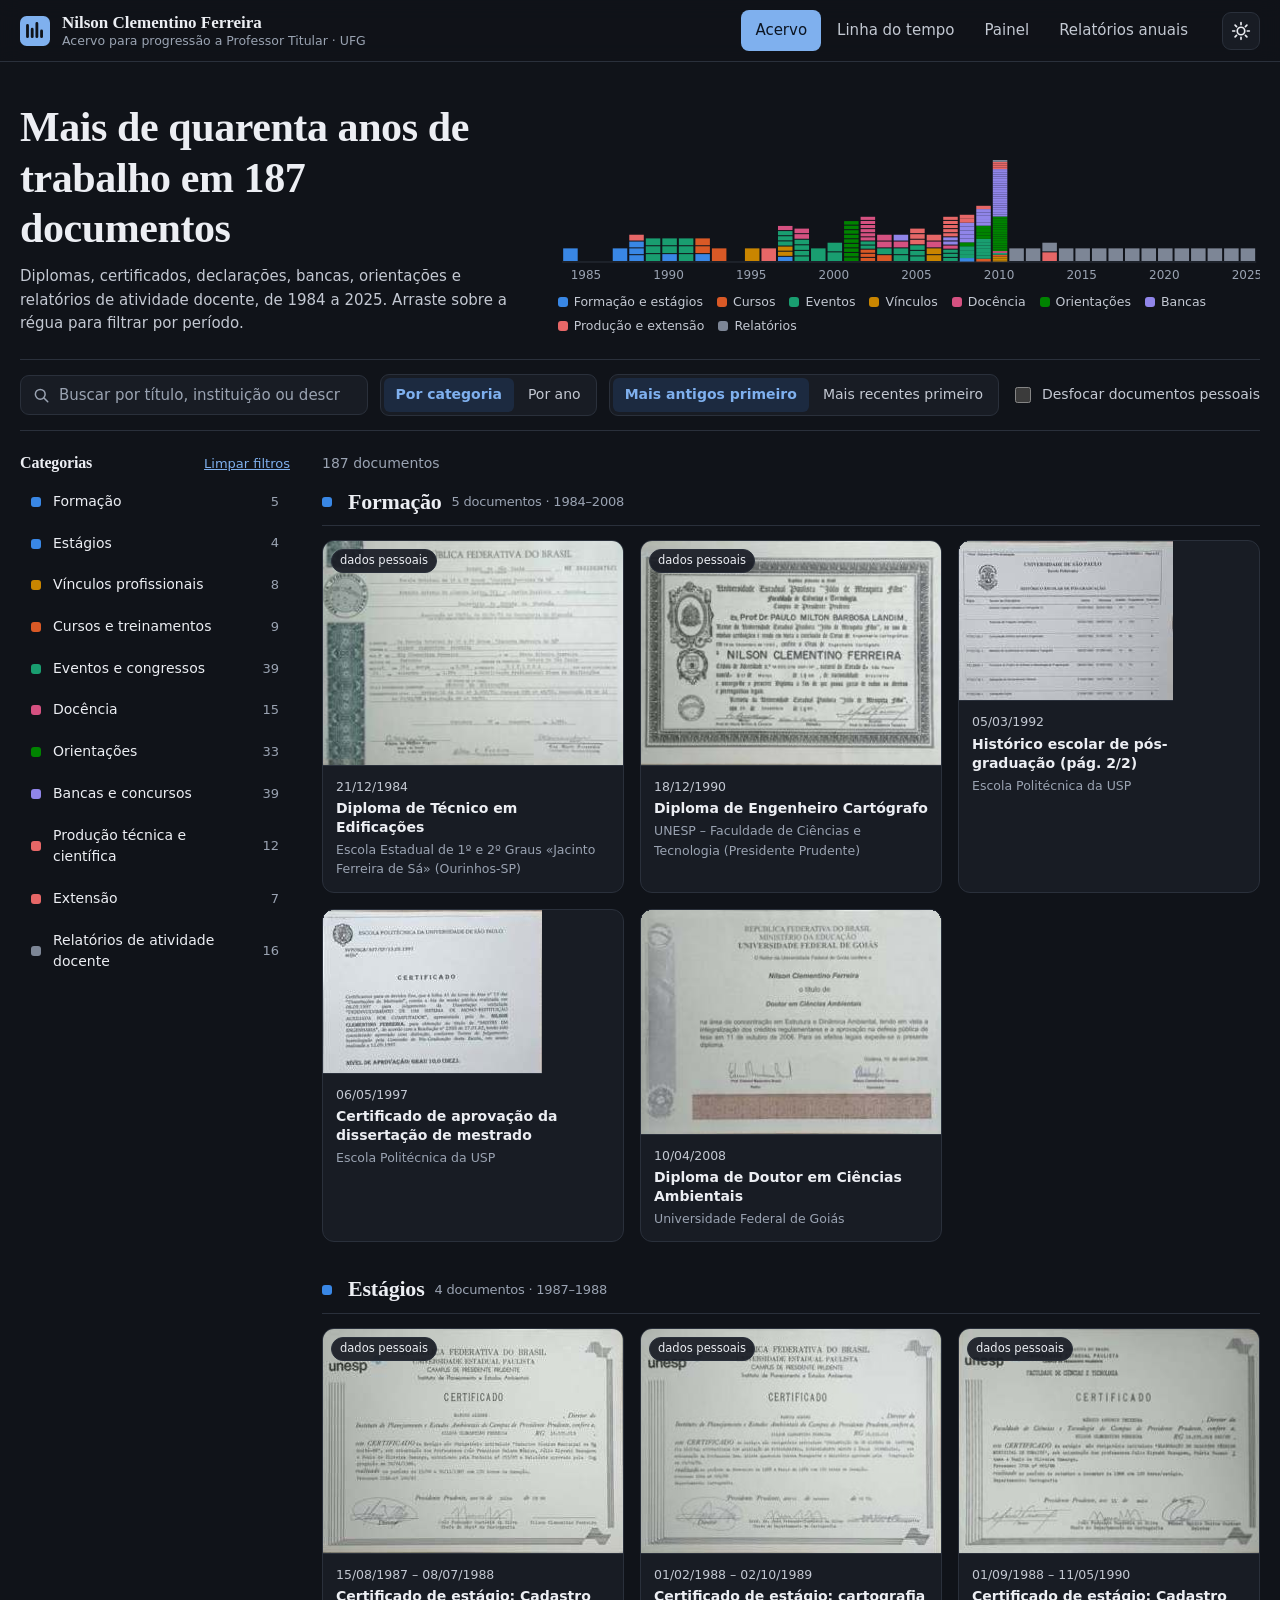
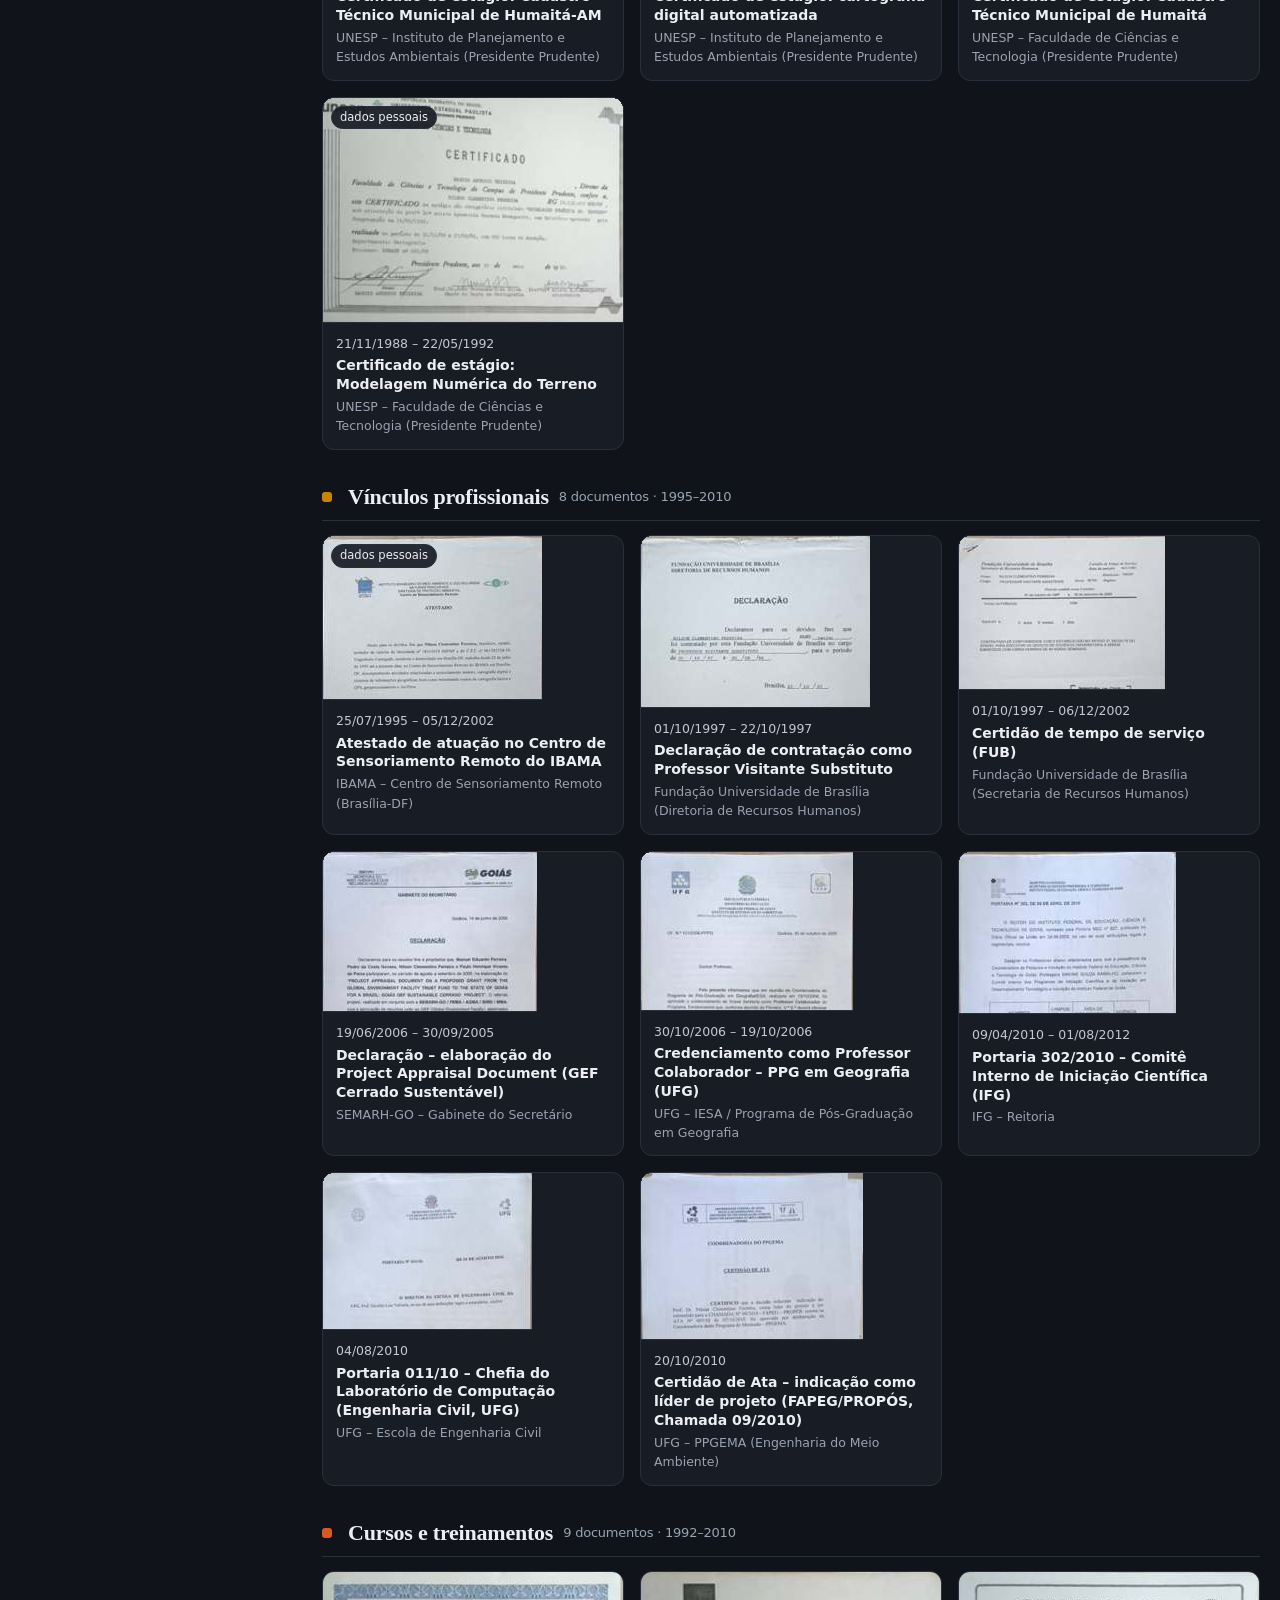
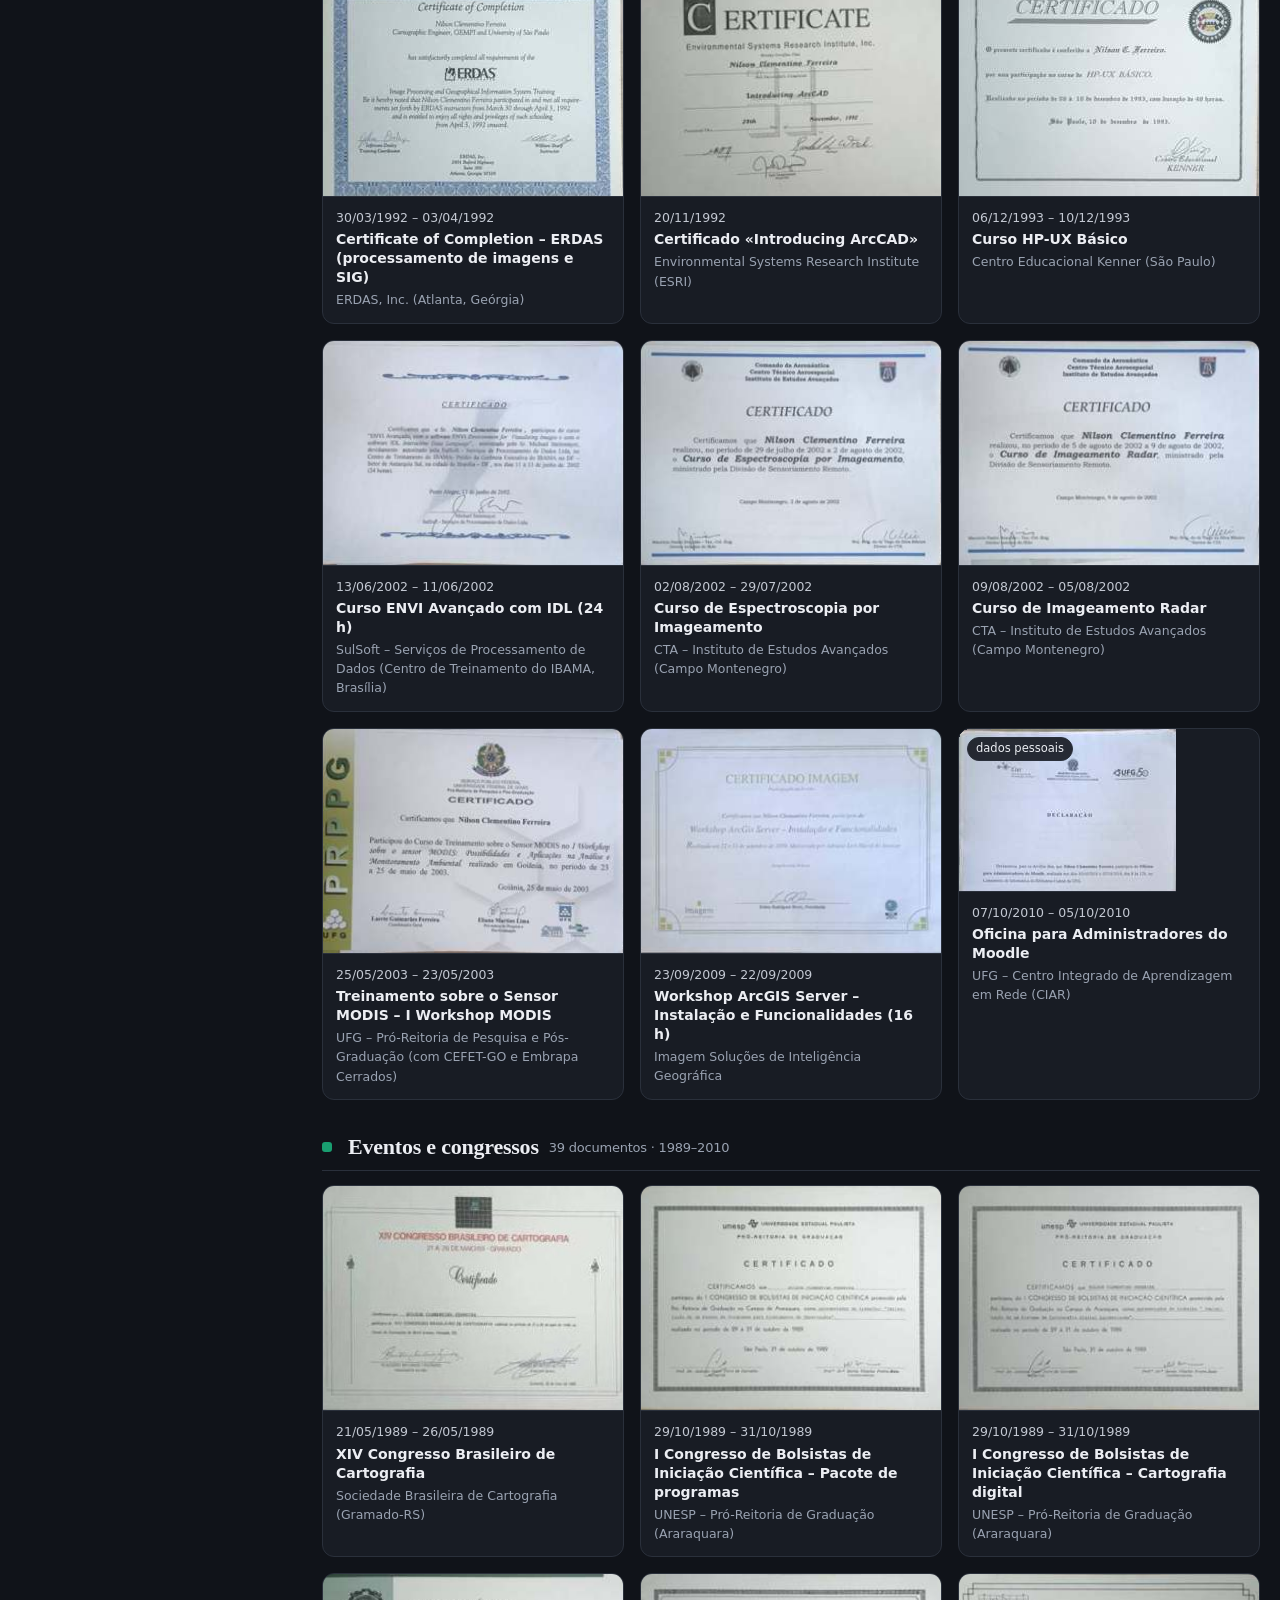
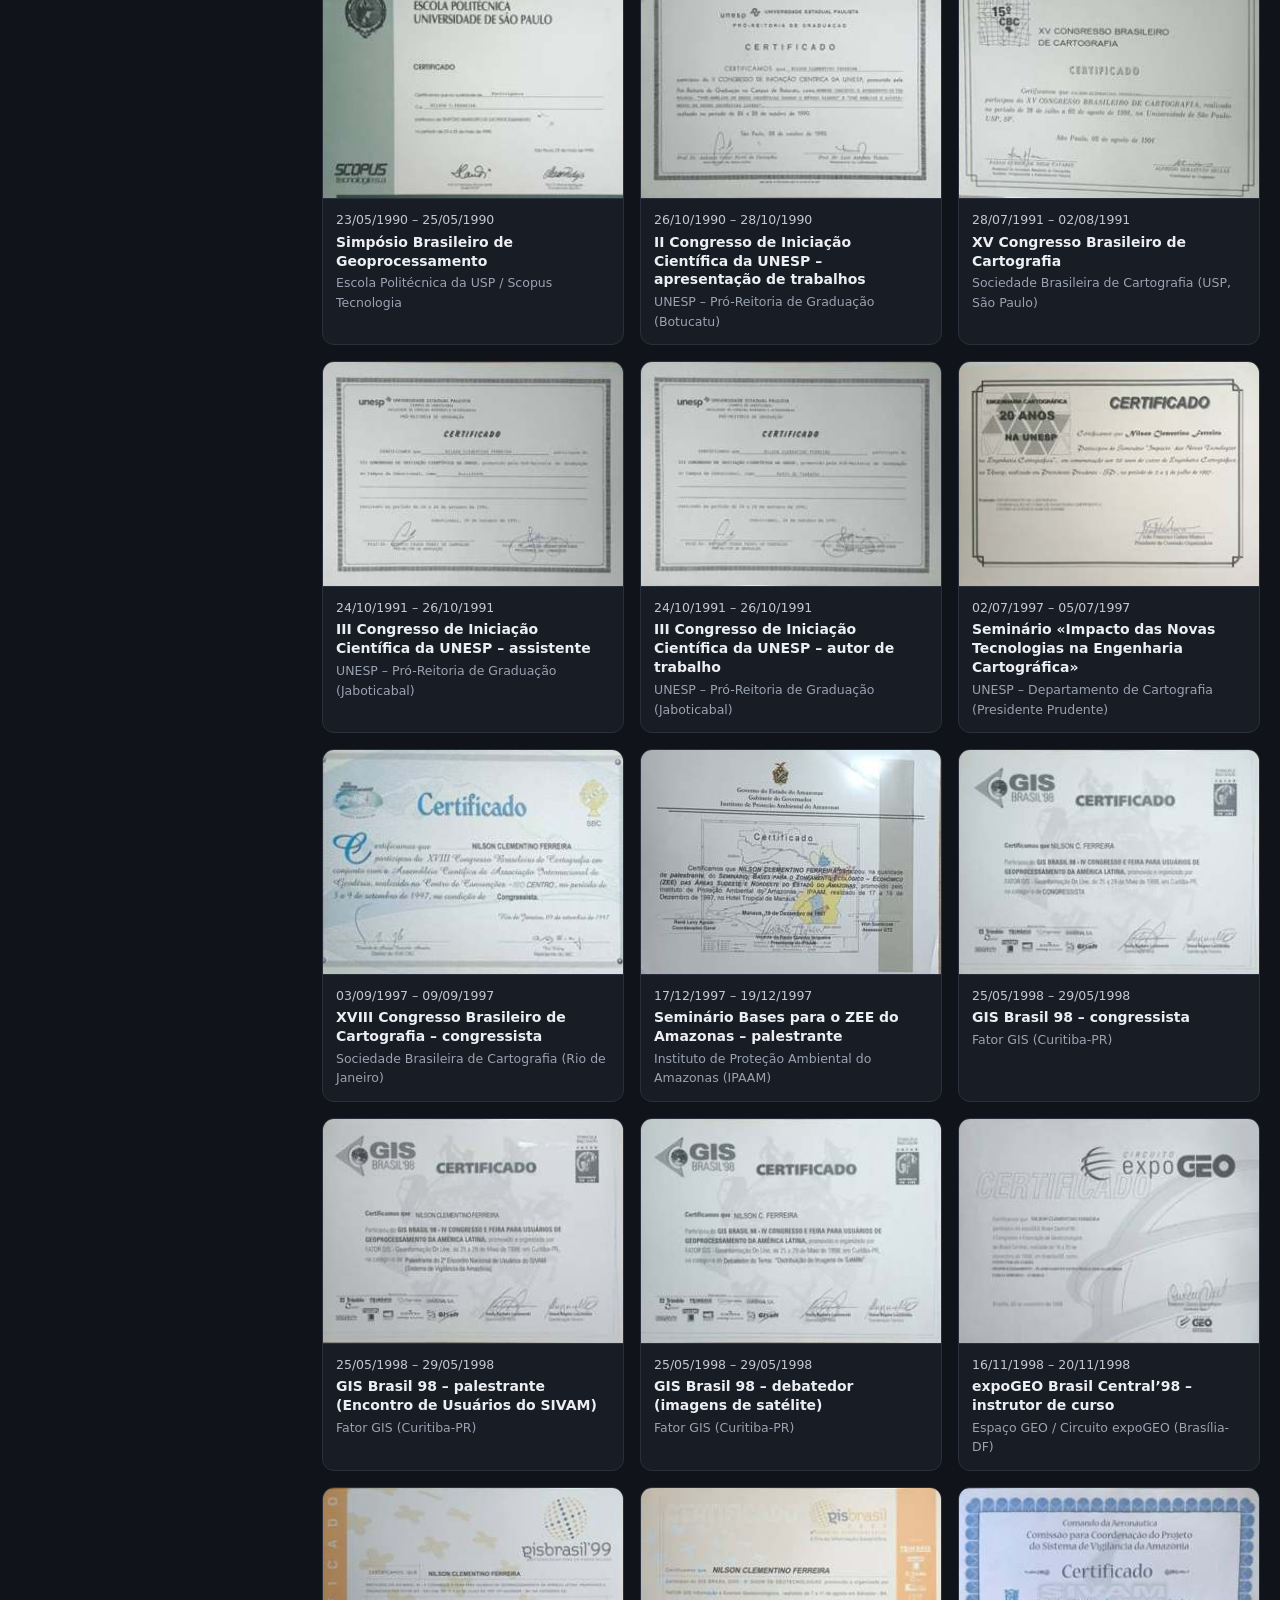
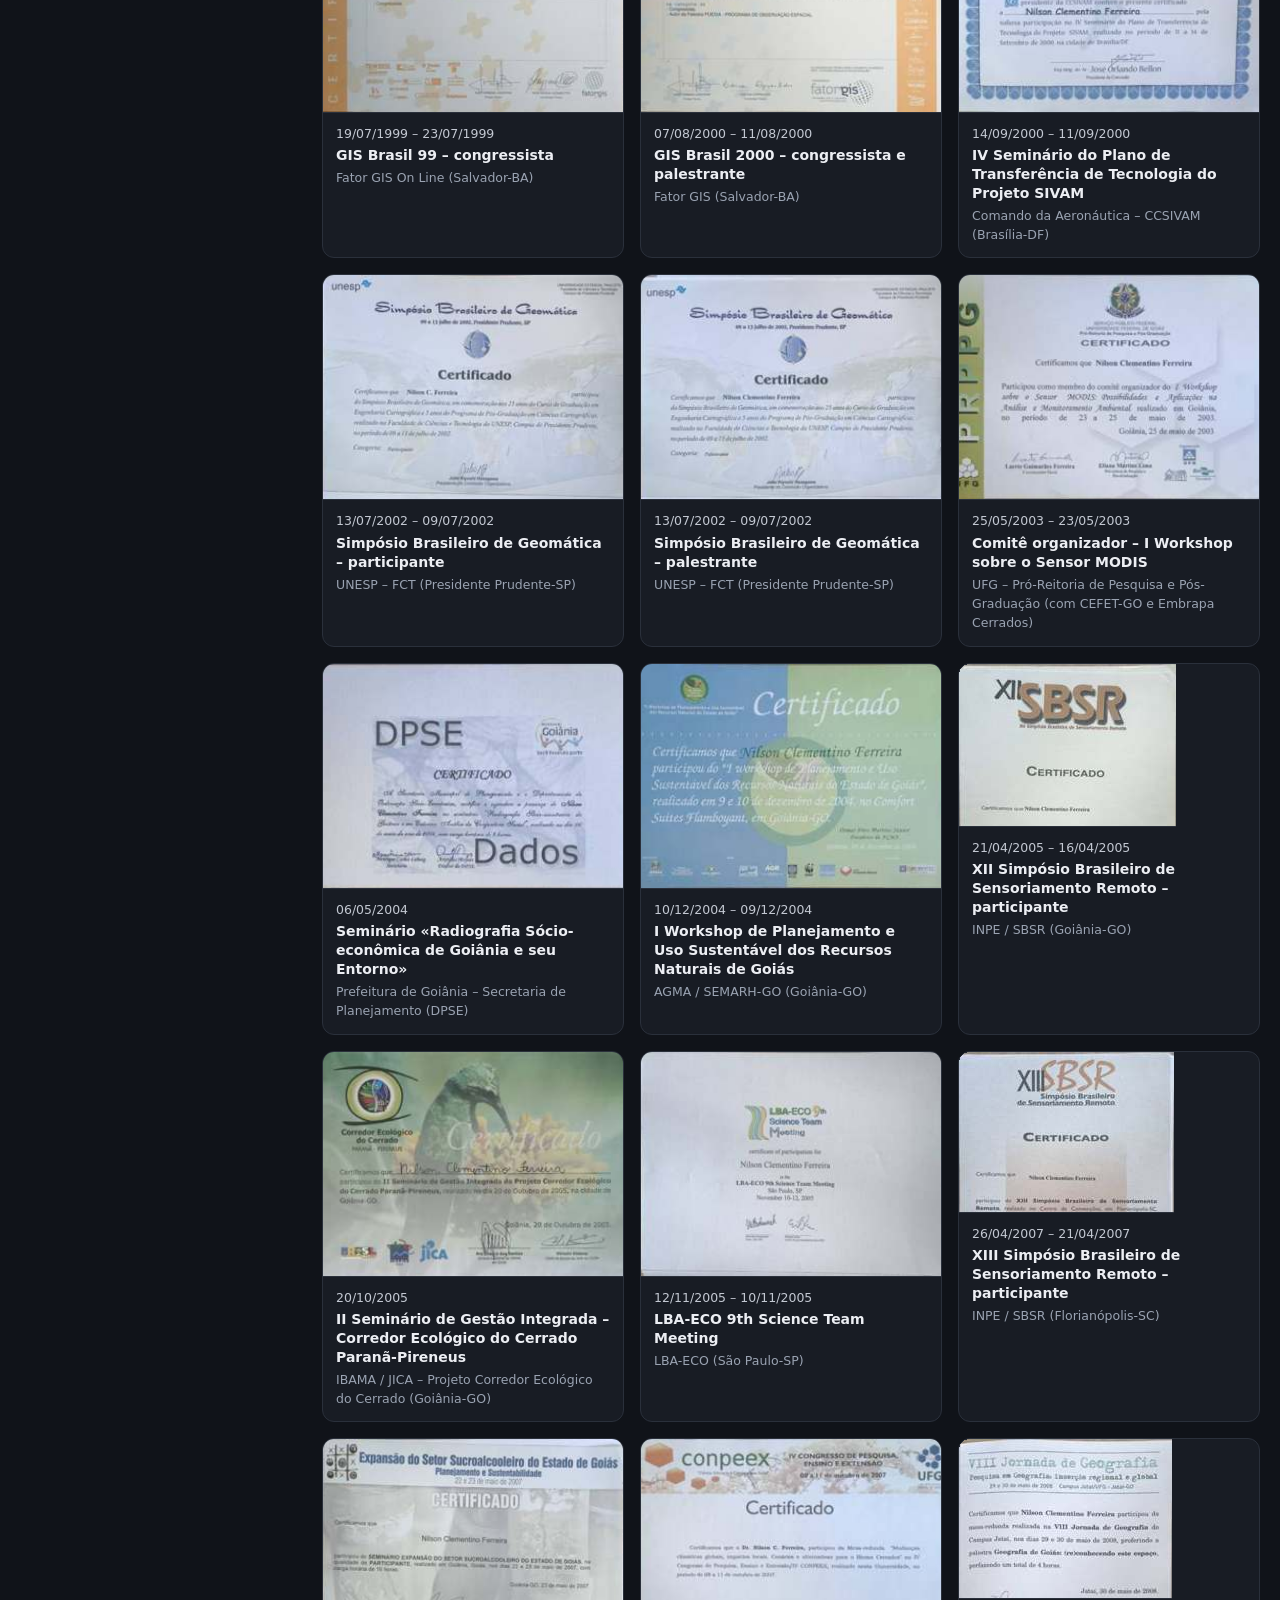
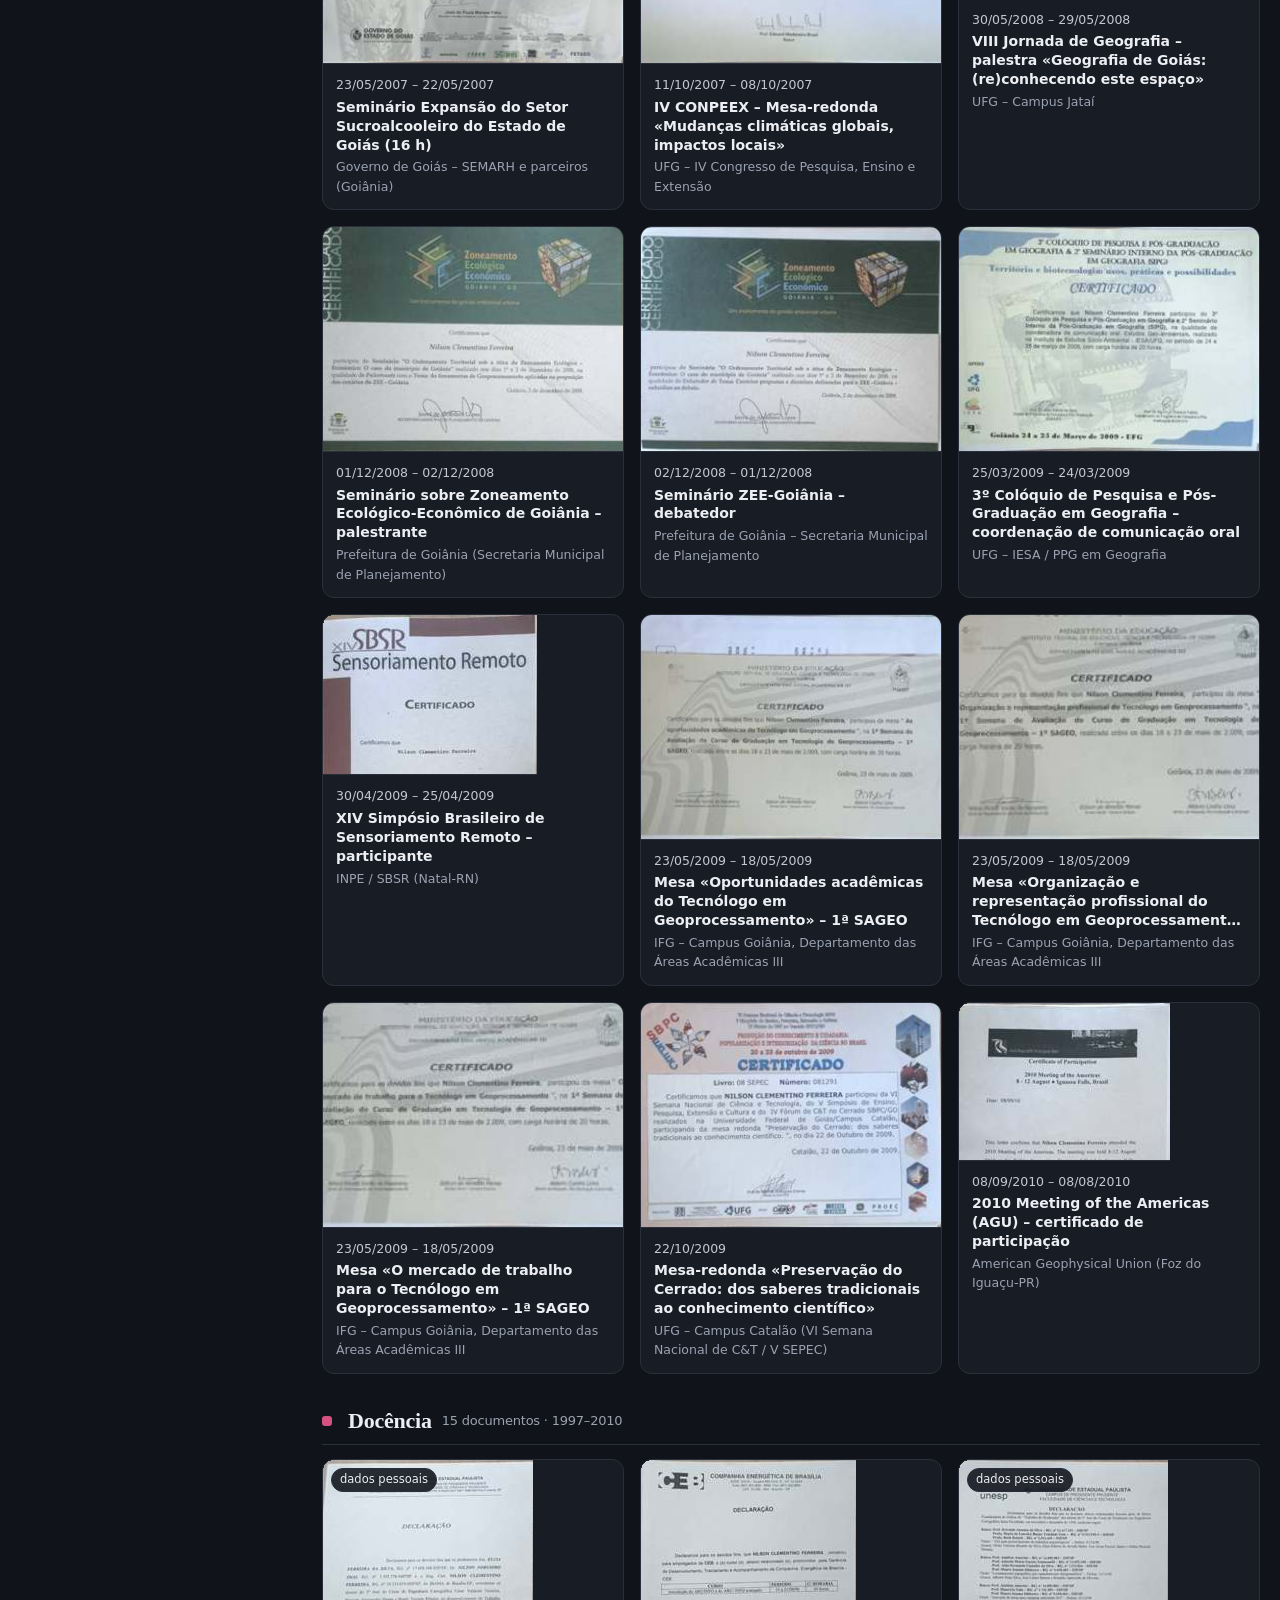
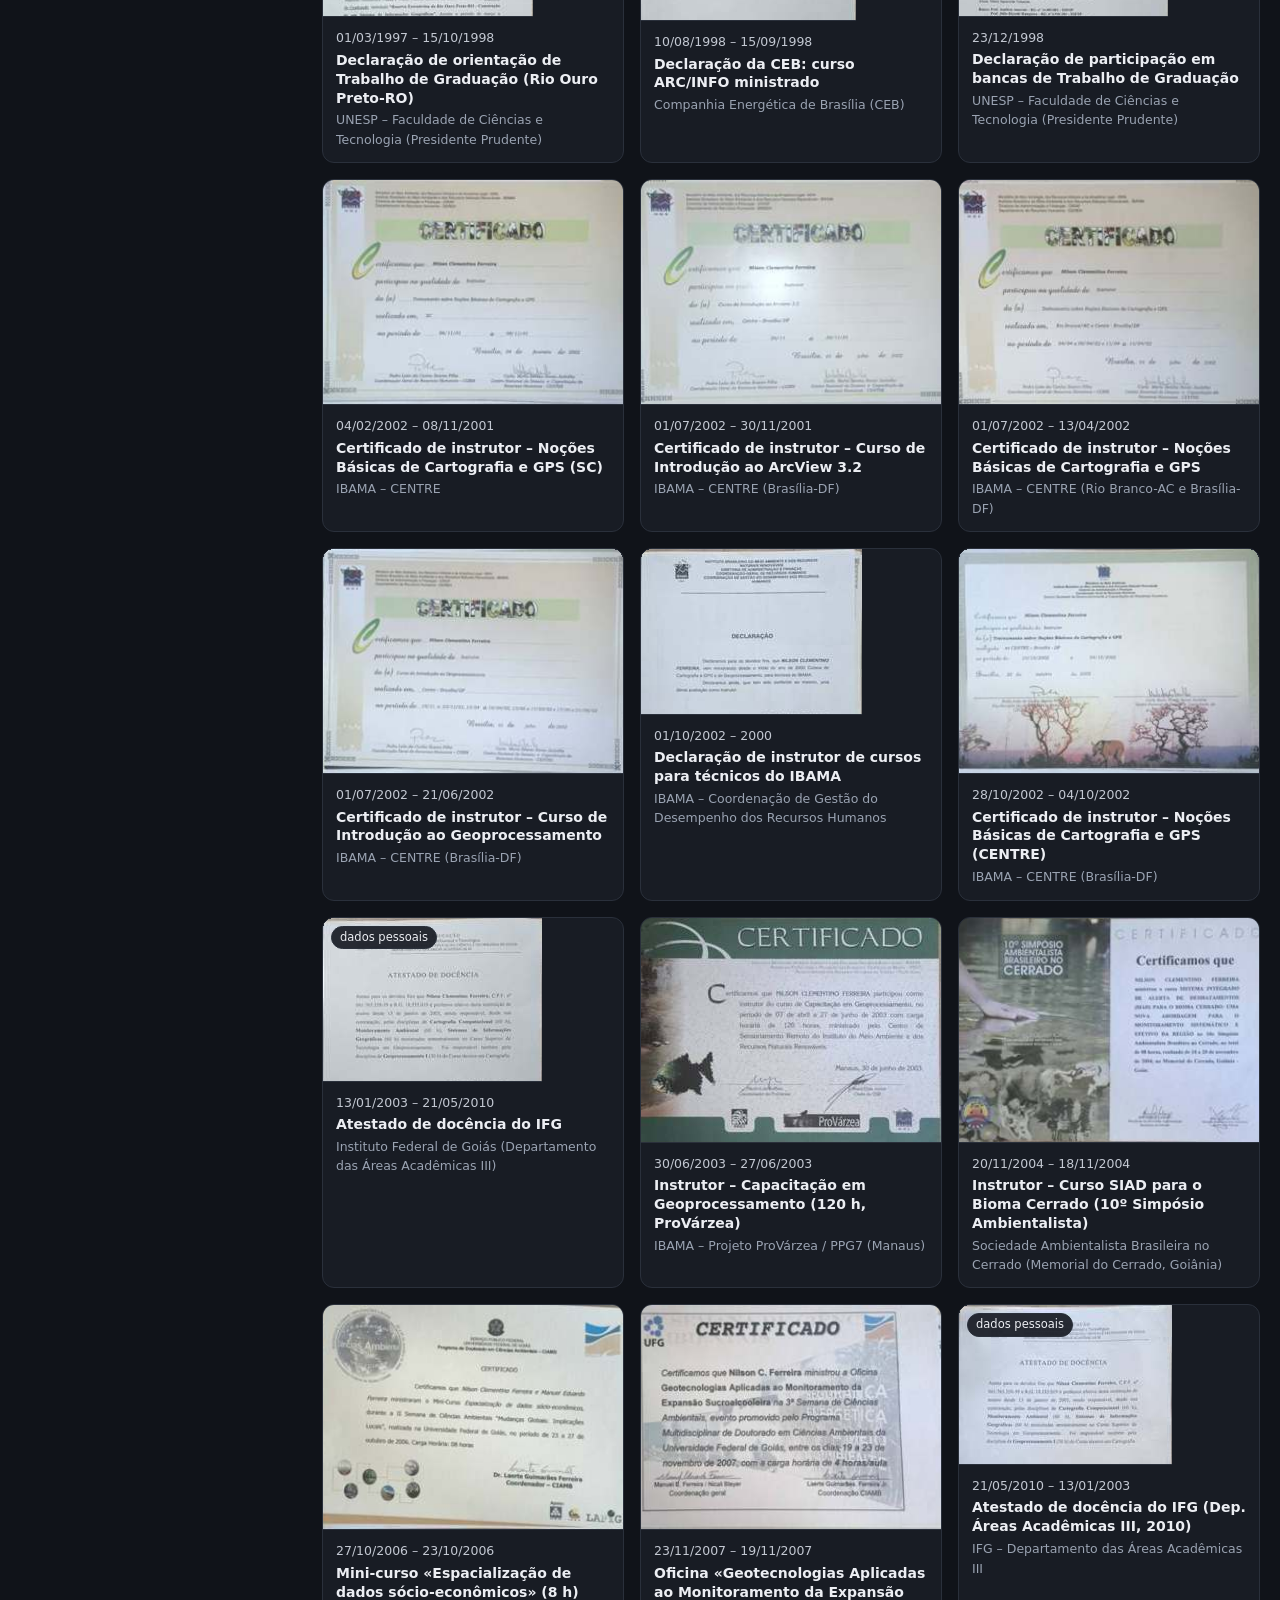
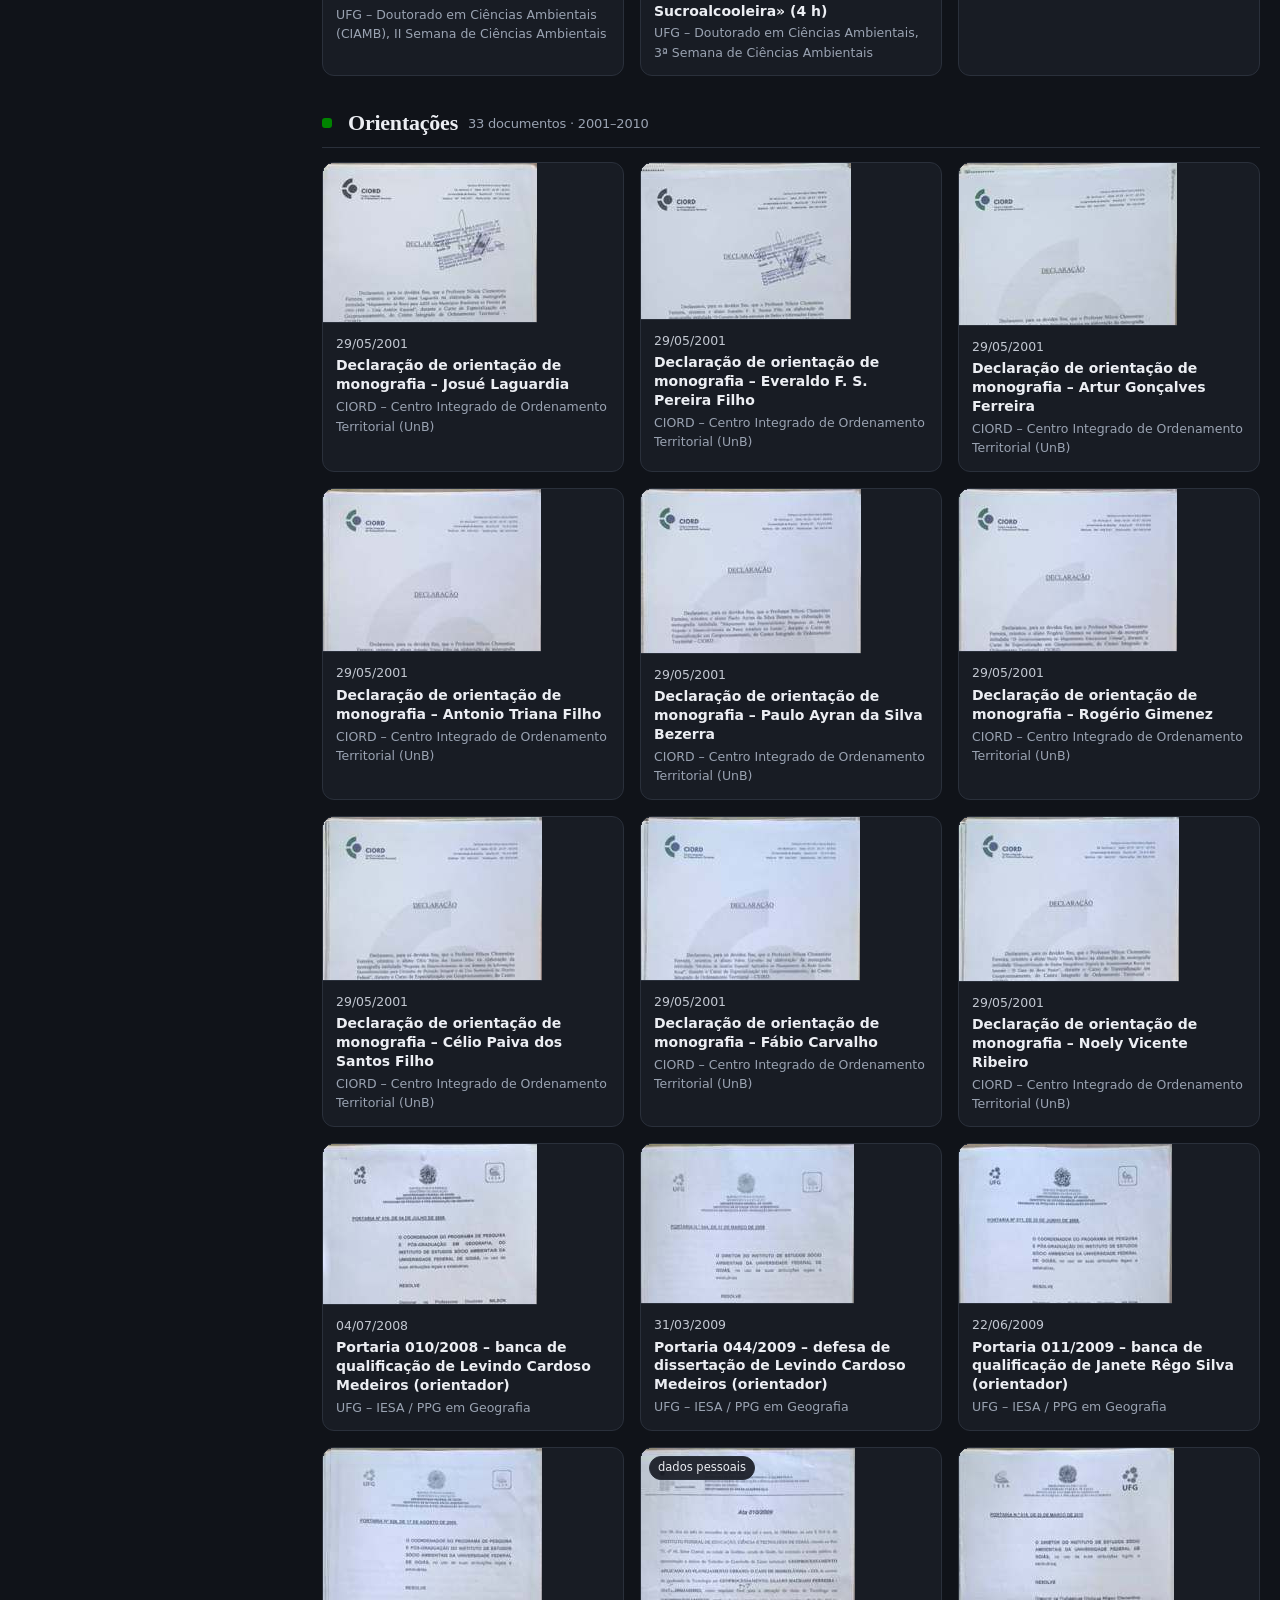
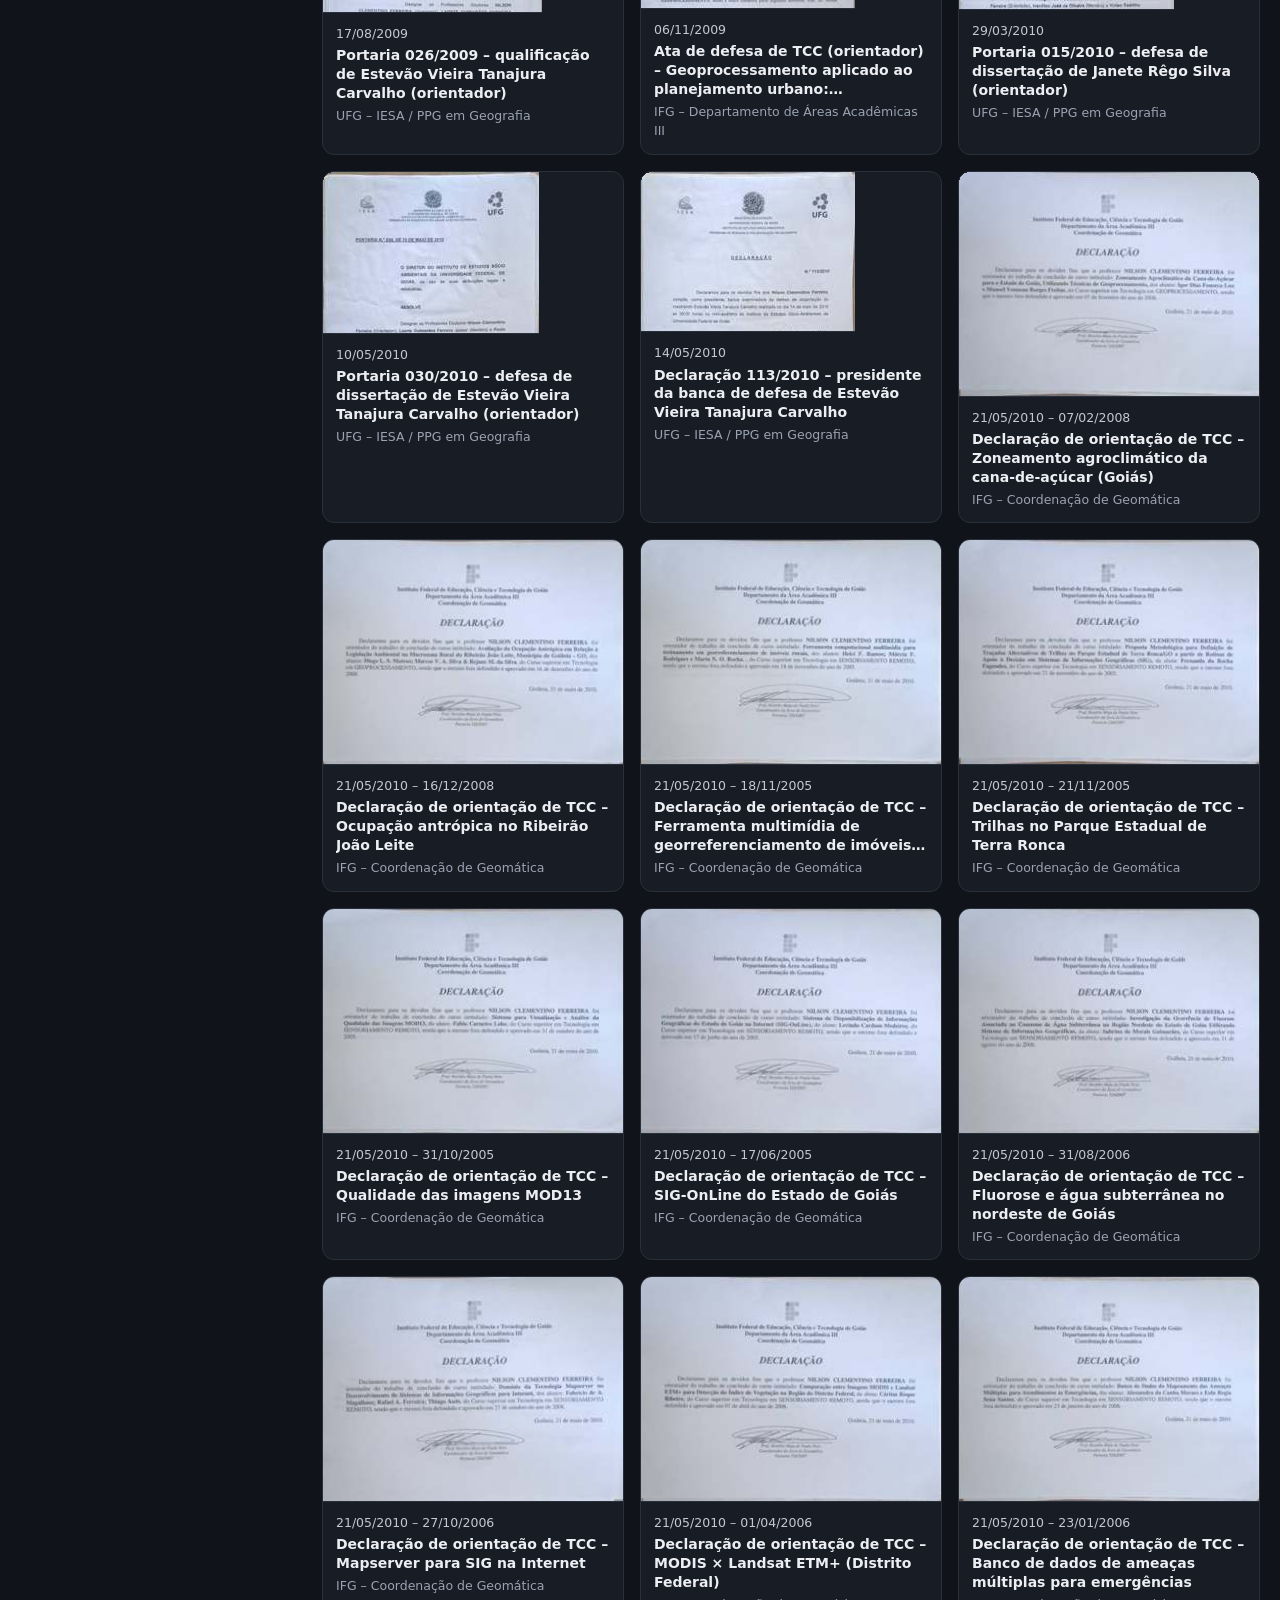
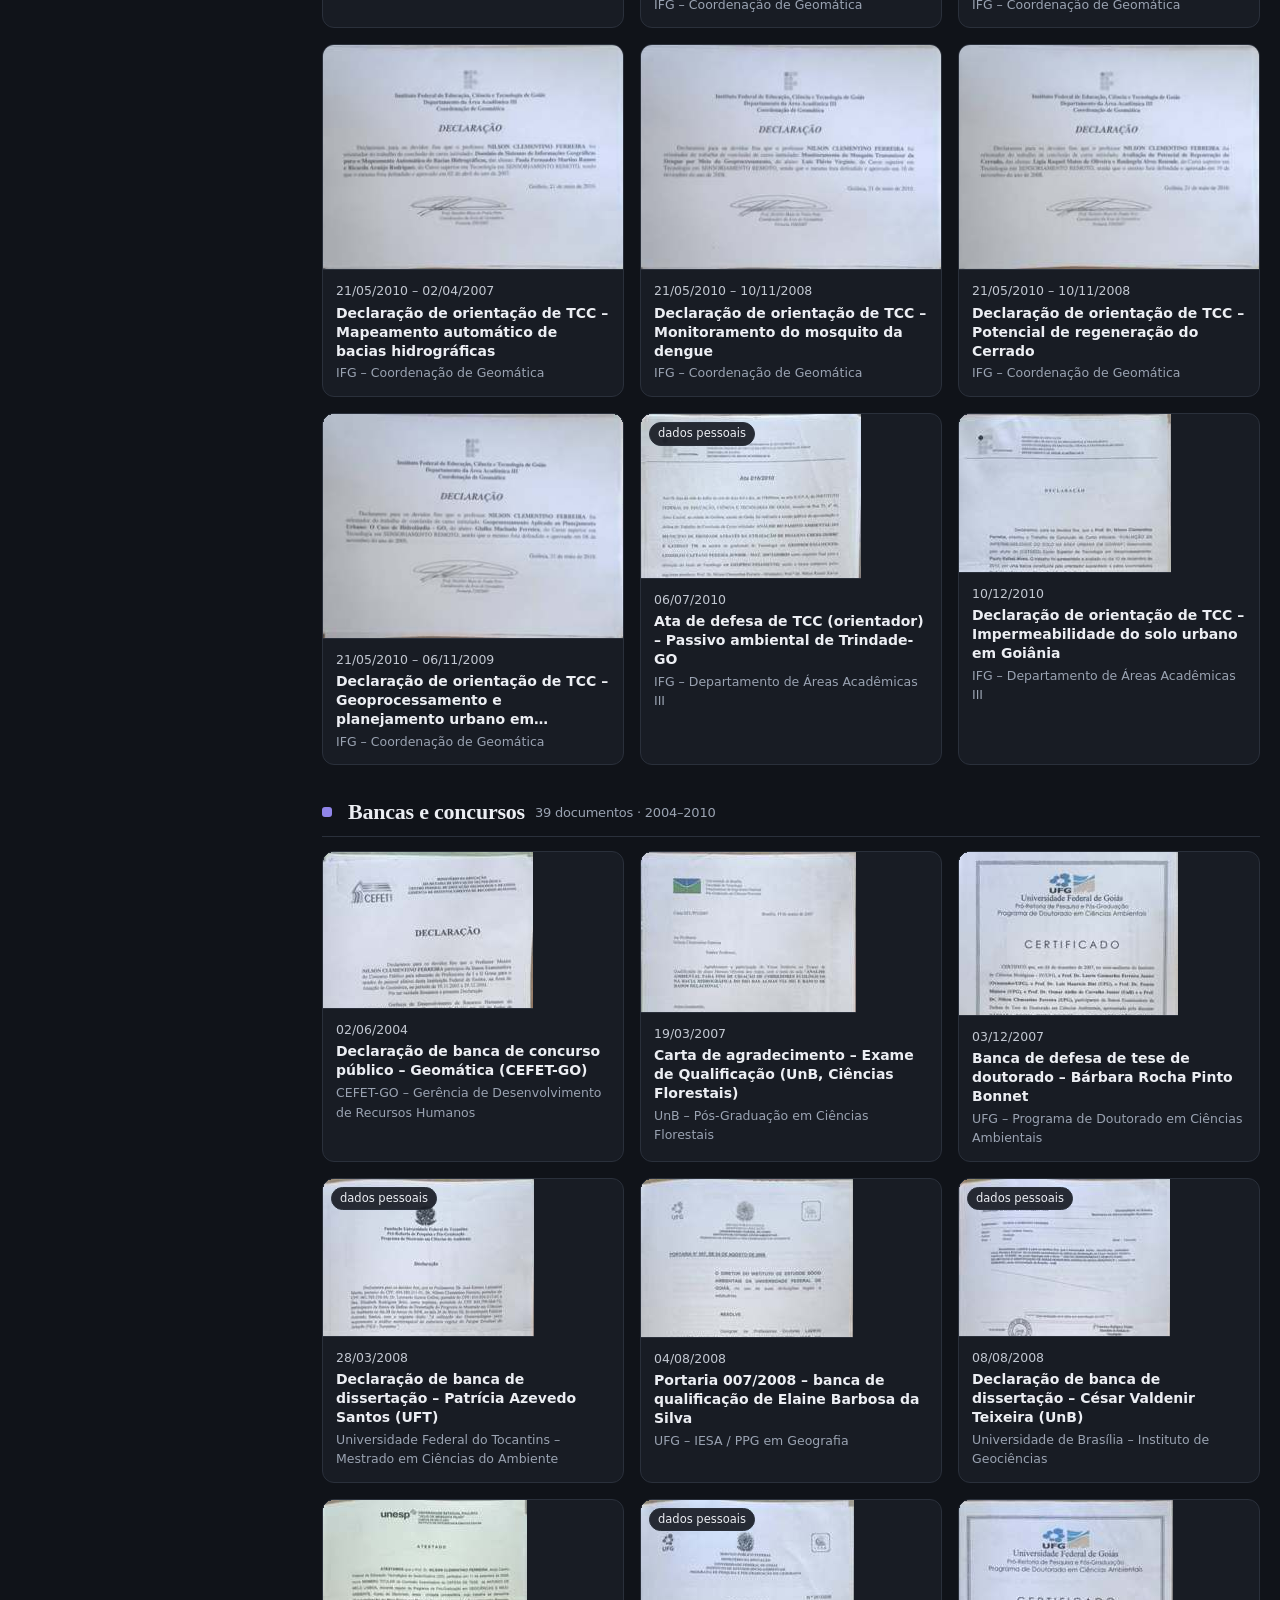
<file: index.html>
<!doctype html>
<html lang="pt-BR">
<head>
<meta charset="utf-8">
<meta name="viewport" content="width=device-width, initial-scale=1">
<title>Acervo docente – Nilson Clementino Ferreira</title>
<meta name="robots" content="noindex, nofollow">
<meta name="theme-color" content="#101319">
<meta property="og:title" content="Acervo docente – Nilson Clementino Ferreira">
<meta property="og:type" content="website">
<meta name="description" content="Acervo documental e painel de atividades docentes de Nilson Clementino Ferreira (UFG), organizado por categoria e em ordem cronológica.">
<link rel="icon" href="data:image/svg+xml,%3Csvg xmlns='http://www.w3.org/2000/svg' viewBox='0 0 32 32'%3E%3Crect width='32' height='32' rx='7' fill='%231d4e89'/%3E%3Cpath d='M8 22V10m5 12V14m5 8V8m5 14v-6' stroke='%23fff' stroke-width='3' stroke-linecap='round'/%3E%3C/svg%3E">
<link rel="stylesheet" href="assets/css/style.css?v=20261025">
<script>var t='dark';try{t=localStorage.getItem('theme')||'dark'}catch(e){}document.documentElement.dataset.theme=t;</script>
</head>
<body>
<noscript><p style="padding:24px;font-family:sans-serif">Este site precisa de JavaScript para funcionar.</p></noscript>
<a class="skip" href="#main">Ir para o conteúdo</a>

<header class="top">
  <div class="top-in">
    <a class="brand" href="#acervo" aria-label="Início">
      <svg viewBox="0 0 32 32" width="30" height="30" aria-hidden="true"><rect width="32" height="32" rx="7" fill="currentColor"/><path d="M8 22V10m5 12V14m5 8V8m5 14v-6" stroke="var(--bg)" stroke-width="3" stroke-linecap="round" fill="none"/></svg>
      <span><b>Nilson Clementino Ferreira</b><small>Acervo para progressão a Professor Titular · UFG</small></span>
    </a>
    <nav class="tabs" aria-label="Seções" role="tablist">
      <button role="tab" data-view="acervo" aria-selected="true">Acervo</button>
      <button role="tab" data-view="linha" aria-selected="false">Linha do tempo</button>
      <button role="tab" data-view="painel" aria-selected="false">Painel</button>
      <button role="tab" data-view="relatorios" aria-selected="false">Relatórios anuais</button>
    </nav>
    <button class="icon-btn" id="theme" aria-label="Alternar tema claro/escuro" title="Alternar tema">
      <svg viewBox="0 0 24 24" width="20" height="20" fill="none" stroke="currentColor" stroke-width="2" stroke-linecap="round"><circle cx="12" cy="12" r="4.5"/><path d="M12 2v2.5M12 19.5V22M2 12h2.5M19.5 12H22M4.9 4.9l1.8 1.8M17.3 17.3l1.8 1.8M4.9 19.1l1.8-1.8M17.3 6.7l1.8-1.8"/></svg>
    </button>
  </div>
</header>

<main id="main">

<!-- ACERVO -->
<section id="v-acervo" class="view" aria-label="Acervo">
  <div class="hero">
    <div class="hero-text">
      <h1>Mais de quarenta anos de trabalho em <span id="n-docs">194</span> documentos</h1>
      <p>Diplomas, certificados, declarações, bancas, orientações e relatórios de atividade docente, de <span id="y-min">1984</span> a <span id="y-max">2025</span>. Arraste sobre a régua para filtrar por período.</p>
    </div>
    <div class="ruler-wrap">
      <svg id="ruler" role="img" aria-label="Régua cronológica com um traço por documento. Arraste para selecionar um período."></svg>
      <div class="ruler-legend" id="ruler-legend"></div>
    </div>
  </div>

  <div class="toolbar">
    <div class="search">
      <svg viewBox="0 0 24 24" width="18" height="18" fill="none" stroke="currentColor" stroke-width="2" stroke-linecap="round" aria-hidden="true"><circle cx="11" cy="11" r="6.5"/><path d="M16 16l5 5"/></svg>
      <input id="q" type="search" placeholder="Buscar por título, instituição ou descrição" aria-label="Buscar documentos" autocomplete="off">
    </div>
    <div class="seg" role="group" aria-label="Organização">
      <button data-mode="cat" aria-pressed="true">Por categoria</button>
      <button data-mode="year" aria-pressed="false">Por ano</button>
    </div>
    <div class="seg" role="group" aria-label="Ordem">
      <button data-order="asc" aria-pressed="true">Mais antigos primeiro</button>
      <button data-order="desc" aria-pressed="false">Mais recentes primeiro</button>
    </div>
    <label class="check" title="Desfoca miniaturas de documentos pessoais (RG, CPF, diplomas, etc.)"><input type="checkbox" id="blur"> Desfocar documentos pessoais</label>
  </div>

  <div class="layout">
    <aside class="filters" aria-label="Filtrar por categoria">
      <div class="filters-head"><h2>Categorias</h2><button class="link" id="clear">Limpar filtros</button></div>
      <ul id="cats"></ul>
    </aside>
    <div class="results">
      <p class="count" id="count" aria-live="polite"></p>
      <div id="list"></div>
    </div>
  </div>
</section>

<!-- LINHA DO TEMPO -->
<section id="v-linha" class="view" hidden aria-label="Linha do tempo">
  <div class="page-head">
    <h1>Linha do tempo</h1>
    <p>Cada ponto é um documento; faixas indicam o período de eventos e cursos. Clique em um ponto para abrir.</p>
    <div class="seg" id="range" role="group" aria-label="Período"></div>
  </div>
  <div class="tl-wrap"><svg id="timeline" role="img" aria-label="Linha do tempo dos documentos por categoria"></svg></div>
</section>

<!-- PAINEL -->
<section id="v-painel" class="view" hidden aria-label="Painel">
  <div class="page-head">
    <h1>Painel</h1>
    <p>Números extraídos do acervo e dos relatórios anuais (RADOC 2010–2021 e SICAD+ 2022–2025).</p>
  </div>
  <dl class="kpis" id="kpis"></dl>
  <div id="panel"></div>
</section>

<!-- RELATÓRIOS -->
<section id="v-relatorios" class="view" hidden aria-label="Relatórios anuais">
  <div class="page-head">
    <h1>Relatórios anuais</h1>
    <p>Os 16 relatórios de atividade docente, com o conteúdo de cada ano em tabelas. Escolha o ano.</p>
    <div class="years" id="years" role="group" aria-label="Ano"></div>
  </div>
  <div id="report"></div>
</section>

</main>

<footer class="foot">
  <p><a id="drive-link" href="https://drive.google.com/drive/folders/15L8JhXmXdvmCTdfVuy499cZT7glCuXCf" target="_blank" rel="noopener">Abrir a pasta completa no Google Drive</a> · Acervo pessoal organizado para consulta. Documentos com dados pessoais devem ser tratados com cuidado.</p>
</footer>

<dialog id="viewer" aria-label="Visualizador de documento">
  <div class="v-bar">
    <div class="v-title"><b id="v-t"></b><span id="v-sub"></span></div>
    <div class="v-actions">
      <button class="icon-btn" id="v-prev" aria-label="Documento anterior" title="Anterior (←)"><svg viewBox="0 0 24 24" width="20" height="20" fill="none" stroke="currentColor" stroke-width="2.2" stroke-linecap="round" stroke-linejoin="round"><path d="M15 5l-7 7 7 7"/></svg></button>
      <button class="icon-btn" id="v-next" aria-label="Próximo documento" title="Próximo (→)"><svg viewBox="0 0 24 24" width="20" height="20" fill="none" stroke="currentColor" stroke-width="2.2" stroke-linecap="round" stroke-linejoin="round"><path d="M9 5l7 7-7 7"/></svg></button>
      <button class="icon-btn" id="v-rl" aria-label="Girar à esquerda" title="Girar à esquerda" hidden><svg viewBox="0 0 24 24" width="20" height="20" fill="none" stroke="currentColor" stroke-width="2" stroke-linecap="round" stroke-linejoin="round"><path d="M4 4v6h6"/><path d="M5.5 15a8 8 0 1 0 1.2-8.3L4 10"/></svg></button>
      <button class="icon-btn" id="v-rr" aria-label="Girar à direita (R)" title="Girar à direita (R)" hidden><svg viewBox="0 0 24 24" width="20" height="20" fill="none" stroke="currentColor" stroke-width="2" stroke-linecap="round" stroke-linejoin="round"><path d="M20 4v6h-6"/><path d="M18.5 15a8 8 0 1 1-1.2-8.3L20 10"/></svg></button>
      <button class="icon-btn" id="v-zout" hidden aria-label="Diminuir" title="Diminuir (−)">−</button>
      <button class="icon-btn" id="v-zin" hidden aria-label="Ampliar" title="Ampliar (+)">+</button>
      <a class="btn" id="v-open" target="_blank" rel="noopener">Abrir original</a>
      <button class="icon-btn" id="v-close" aria-label="Fechar" title="Fechar (Esc)"><svg viewBox="0 0 24 24" width="20" height="20" fill="none" stroke="currentColor" stroke-width="2.2" stroke-linecap="round"><path d="M6 6l12 12M18 6L6 18"/></svg></button>
    </div>
  </div>
  <div class="v-body">
    <div class="v-stage" id="v-stage"></div>
    <aside class="v-meta" id="v-meta"></aside>
  </div>
</dialog>

<div id="tip" class="tip" role="status" hidden></div>

<script defer src="assets/vendor/d3.min.js?v=20261025"></script>
<script defer src="assets/js/data.js?v=20261025"></script>
<script defer src="assets/js/thumbs.js?v=20261025"></script>
<script defer src="assets/js/app.js?v=20261025"></script>
<script defer src="assets/js/viz.js?v=20261025"></script>
</body>
</html>
</file>
<file: assets/css/style.css>
:root{
  color-scheme:light;
  --bg:#f4f6f9; --surface:#fff; --ink:#141a24; --ink2:#444c5b; --muted:#667085; --line:#dde2ea; --line2:#eceff4;
  --accent:#1d4e89; --accent-ink:#fff; --accent-soft:#e6eef9; --focus:#2a78d6;
  --g1:#2a78d6; --g2:#eb6834; --g3:#1baf7a; --g4:#eda100; --g5:#e87ba4; --g6:#008300; --g7:#6250d6; --g8:#e34948; --gr:#8a919e;
  --seq0:#cde2fb; --seq1:#9ec5f4; --seq2:#5598e7; --seq3:#256abf; --seq4:#104281;
  --shadow:0 1px 2px rgba(20,26,36,.06),0 6px 20px -8px rgba(20,26,36,.14);
  --serif:"Iowan Old Style","Palatino Linotype",Palatino,"Book Antiqua",Georgia,serif;
  --sans:system-ui,-apple-system,"Segoe UI",Roboto,"Helvetica Neue",Arial,sans-serif;
}
@media (prefers-color-scheme:dark){
  :root:where(:not([data-theme="light"])){
    color-scheme:dark;
    --bg:#101319; --surface:#181c24; --ink:#eceef3; --muted:#9aa3b2; --ink2:#c3c8d2; --line:#2a303b; --line2:#222833;
    --accent:#7fb0ee; --accent-ink:#0c1522; --accent-soft:#1c2a40; --focus:#7fb0ee;
    --g1:#3987e5; --g2:#d95926; --g3:#199e70; --g4:#c98500; --g5:#d55181; --g6:#008300; --g7:#9085e9; --g8:#e66767; --gr:#7d8696;
    --seq0:#184f95; --seq1:#1c5cab; --seq2:#256abf; --seq3:#3987e5; --seq4:#86b6ef;
    --shadow:0 1px 2px rgba(0,0,0,.4),0 8px 24px -10px rgba(0,0,0,.6);
  }
}
:root[data-theme="dark"]{
  color-scheme:dark;
  --bg:#101319; --surface:#181c24; --ink:#eceef3; --muted:#9aa3b2; --ink2:#c3c8d2; --line:#2a303b; --line2:#222833;
  --accent:#7fb0ee; --accent-ink:#0c1522; --accent-soft:#1c2a40; --focus:#7fb0ee;
  --g1:#3987e5; --g2:#d95926; --g3:#199e70; --g4:#c98500; --g5:#d55181; --g6:#008300; --g7:#9085e9; --g8:#e66767; --gr:#7d8696;
  --seq0:#184f95; --seq1:#1c5cab; --seq2:#256abf; --seq3:#3987e5; --seq4:#86b6ef;
  --shadow:0 1px 2px rgba(0,0,0,.4),0 8px 24px -10px rgba(0,0,0,.6);
}
*{box-sizing:border-box}
html{scroll-behavior:smooth}
body{margin:0;background:var(--bg);color:var(--ink);font:15px/1.55 var(--sans);-webkit-font-smoothing:antialiased}
h1,h2,h3{font-family:var(--serif);font-weight:600;letter-spacing:-.01em;margin:0;line-height:1.2}
a{color:var(--accent)}
button{font:inherit;color:inherit;cursor:pointer}
:focus-visible{outline:2px solid var(--focus);outline-offset:2px;border-radius:4px}
.skip{position:absolute;left:-999px;top:8px;background:var(--accent);color:var(--accent-ink);padding:8px 12px;border-radius:6px;z-index:100}
.skip:focus{left:8px}
[hidden]{display:none!important}

/* top */
.top{position:sticky;top:0;z-index:20;background:color-mix(in srgb,var(--bg) 88%,transparent);backdrop-filter:blur(10px);border-bottom:1px solid var(--line)}
.top-in{max-width:1280px;margin:0 auto;padding:10px 20px;display:flex;align-items:center;gap:20px}
.brand{display:flex;align-items:center;gap:12px;text-decoration:none;color:var(--ink);color:var(--accent)}
.brand span{display:flex;flex-direction:column;line-height:1.2;color:var(--ink)}
.brand b{font-family:var(--serif);font-size:17px;font-weight:600}
.brand small{color:var(--muted);font-size:12.5px}
.tabs{display:flex;gap:2px;margin-left:auto}
.tabs button{background:none;border:0;padding:9px 14px;border-radius:8px;color:var(--ink2);font-weight:500}
.tabs button:hover{background:var(--line2)}
.tabs button[aria-selected=true]{background:var(--accent);color:var(--accent-ink)}
.icon-btn{display:inline-grid;place-items:center;width:38px;height:38px;border:1px solid var(--line);background:var(--surface);border-radius:9px;font-size:20px;line-height:1}
.icon-btn:hover{border-color:var(--accent)}
.btn{display:inline-flex;align-items:center;height:38px;padding:0 14px;border:1px solid var(--line);background:var(--surface);border-radius:9px;text-decoration:none;color:var(--ink);font-weight:500;font-size:14px}
.btn:hover{border-color:var(--accent)}
.view{max-width:1280px;margin:0 auto;padding:0 20px 56px}

/* hero */
.hero{display:grid;grid-template-columns:minmax(0,5fr) minmax(0,7fr);gap:36px;align-items:end;padding:40px 0 24px}
.hero h1{font-size:clamp(28px,3.6vw,42px);margin-bottom:12px}
.hero-text p{margin:0;color:var(--ink2);max-width:52ch}
.ruler-wrap{min-width:0}
#ruler{width:100%;height:132px;display:block;touch-action:pan-y;user-select:none}
.ruler-legend{display:flex;flex-wrap:wrap;gap:4px 14px;font-size:12.5px;color:var(--ink2);margin-top:6px}
.ruler-legend i,.dot{display:inline-block;width:10px;height:10px;border-radius:3px;margin-right:6px;vertical-align:-1px}

/* toolbar */
.toolbar{display:flex;flex-wrap:wrap;gap:12px;align-items:center;padding:14px 0;border-top:1px solid var(--line);border-bottom:1px solid var(--line)}
.search{position:relative;flex:1 1 280px}
.search svg{position:absolute;left:12px;top:50%;transform:translateY(-50%);color:var(--muted)}
.search input{width:100%;height:40px;padding:0 12px 0 38px;border:1px solid var(--line);border-radius:9px;background:var(--surface);color:var(--ink);font:inherit}
.search input::placeholder{color:var(--muted)}
.seg{display:inline-flex;border:1px solid var(--line);border-radius:9px;background:var(--surface);padding:3px;gap:2px;flex-wrap:wrap}
.seg button{border:0;background:none;padding:6px 12px;border-radius:6px;font-size:14px;color:var(--ink2)}
.seg button[aria-pressed=true]{background:var(--accent-soft);color:var(--accent);font-weight:600}
.check{display:flex;align-items:center;gap:8px;font-size:14px;color:var(--ink2);cursor:pointer}
.check input{width:16px;height:16px;accent-color:var(--accent)}

/* layout */
.layout{display:grid;grid-template-columns:270px minmax(0,1fr);gap:32px;padding-top:22px}
.filters{position:sticky;top:76px;align-self:start;max-height:calc(100vh - 92px);overflow:auto}
.filters-head{display:flex;justify-content:space-between;align-items:baseline;margin-bottom:8px}
.filters h2{font-size:16px}
.link{background:none;border:0;color:var(--accent);padding:0;font-size:13px;text-decoration:underline}
#cats{list-style:none;margin:0;padding:0;display:grid;gap:2px}
#cats button{display:grid;grid-template-columns:12px 1fr auto;gap:10px;align-items:center;width:100%;text-align:left;padding:8px 10px;border:1px solid transparent;border-radius:8px;background:none;font-size:14px}
#cats button:hover{background:var(--line2)}
#cats button[aria-pressed=true]{background:var(--accent-soft);border-color:color-mix(in srgb,var(--accent) 35%,transparent);font-weight:600}
#cats .n{font-variant-numeric:tabular-nums;color:var(--muted);font-size:13px}
.count{margin:0 0 14px;color:var(--muted);font-size:14px}
.group{margin-bottom:34px}
.group>h2{font-size:22px;display:flex;align-items:center;gap:10px;padding-bottom:10px;margin-bottom:14px;border-bottom:1px solid var(--line)}
.group>h2 small{font:500 13px var(--sans);color:var(--muted)}
.grid{display:grid;grid-template-columns:repeat(auto-fill,minmax(230px,1fr));gap:16px}
.card{display:flex;flex-direction:column;text-align:left;background:var(--surface);border:1px solid var(--line);border-radius:12px;overflow:hidden;padding:0;transition:transform .15s,box-shadow .15s,border-color .15s}
.card:hover{transform:translateY(-2px);box-shadow:var(--shadow);border-color:color-mix(in srgb,var(--accent) 45%,var(--line))}
.thumb{position:relative;aspect-ratio:4/3;background:var(--line2);overflow:hidden;border-bottom:1px solid var(--line)}
.thumb img{width:100%;height:100%;object-fit:cover;object-position:top;display:block}
.blur .card[data-s="1"] .thumb img{filter:blur(9px) saturate(.6)}
.pill{position:absolute;left:8px;top:8px;font-size:11.5px;background:color-mix(in srgb,var(--surface) 92%,transparent);border-radius:99px;padding:2px 8px;border:1px solid var(--line);display:inline-flex;align-items:center;gap:5px}
.pill.pdf{left:auto;right:8px}
.meta{padding:11px 13px 13px;display:flex;flex-direction:column;gap:3px}
.meta b{font-weight:600;font-size:14px;line-height:1.35;display:-webkit-box;-webkit-line-clamp:3;-webkit-box-orient:vertical;overflow:hidden}
.meta span{font-size:12.5px;color:var(--muted)}
.meta time{font-size:12.5px;color:var(--ink2);font-variant-numeric:tabular-nums}
.empty{padding:48px 16px;text-align:center;color:var(--muted);border:1px dashed var(--line);border-radius:12px}

/* page heads */
.page-head{padding:34px 0 18px}
.page-head h1{font-size:clamp(26px,3vw,36px);margin-bottom:8px}
.page-head p{margin:0 0 14px;color:var(--ink2);max-width:70ch}

/* timeline */
.tl-wrap{background:var(--surface);border:1px solid var(--line);border-radius:14px;overflow:auto;padding:8px 4px}
#timeline{display:block;min-width:900px;width:100%}
.tl-lane-label{fill:var(--ink2);font-size:12.5px}
.tl-grid{stroke:var(--line);stroke-width:1}
.tl-axis text{fill:var(--muted);font-size:12px}
.tl-dot{cursor:pointer;stroke:var(--surface);stroke-width:2}
.tl-dot:hover,.tl-dot:focus{stroke:var(--ink);outline:none}
.tl-bar{cursor:pointer;opacity:.9}

/* panel */
.kpis{display:grid;grid-template-columns:repeat(auto-fit,minmax(150px,1fr));margin:0 0 30px;border:1px solid var(--line);border-radius:12px;background:var(--surface);overflow:hidden}
.kpis div{padding:14px 16px;border-right:1px solid var(--line)}
.kpis div:last-child{border-right:0}
.kpis dt{color:var(--muted);font-size:13px}
.kpis dd{margin:2px 0 0;font:600 26px var(--serif);font-variant-numeric:tabular-nums}
.chart-sec{padding:26px 0;border-top:1px solid var(--line)}
.chart-sec header{display:flex;flex-wrap:wrap;gap:6px 18px;align-items:baseline;justify-content:space-between;margin-bottom:6px}
.chart-sec h2{font-size:21px}
.chart-sec .take{margin:0 0 14px;color:var(--ink2);max-width:75ch}
.chart-sec .note{font-size:12.5px;color:var(--muted);margin:10px 0 0}
.chart-area{position:relative}
.chart-area svg{display:block;width:100%;height:auto;overflow:visible}
.axis text{fill:var(--muted);font-size:12px}
.axis line,.axis path{stroke:var(--line)}
.gridline{stroke:var(--line2)}
.legend{display:flex;flex-wrap:wrap;gap:4px 16px;margin:0 0 10px;font-size:13px;color:var(--ink2);list-style:none;padding:0}
.legend i{display:inline-block;width:10px;height:10px;border-radius:3px;margin-right:6px}
.tblbtn{border:1px solid var(--line);background:var(--surface);border-radius:8px;padding:4px 10px;font-size:13px;color:var(--ink2)}
.tblbtn:hover{border-color:var(--accent)}
.small-multi{display:grid;grid-template-columns:repeat(auto-fit,minmax(280px,1fr));gap:22px 26px}
.small-multi h3{font:600 14px var(--sans);margin-bottom:4px;color:var(--ink2)}
.dtable{width:100%;border-collapse:collapse;font-size:13.5px;font-variant-numeric:tabular-nums}
.dtable th,.dtable td{padding:7px 10px;border-bottom:1px solid var(--line);text-align:right}
.dtable th:first-child,.dtable td:first-child{text-align:left}
.dtable thead th{font-weight:600;color:var(--ink2);position:sticky;top:0;background:var(--bg)}
.tscroll{overflow:auto;max-height:420px;border:1px solid var(--line);border-radius:10px;background:var(--surface)}
.heat td.h{text-align:center;min-width:56px}
.heat td.h[data-v="0"]{color:var(--muted)}
.two{display:grid;grid-template-columns:minmax(0,1fr) minmax(0,1fr);gap:30px}

/* report */
.years{display:flex;flex-wrap:wrap;gap:6px}
.years button{border:1px solid var(--line);background:var(--surface);border-radius:8px;padding:6px 12px;font-variant-numeric:tabular-nums}
.years button[aria-pressed=true]{background:var(--accent);color:var(--accent-ink);border-color:var(--accent)}
.years .sep{width:1px;background:var(--line);margin:0 4px}
.rep-head{display:grid;grid-template-columns:150px minmax(0,1fr);gap:22px;margin:10px 0 26px;padding:18px;background:var(--surface);border:1px solid var(--line);border-radius:14px}
.rep-head img{width:150px;border:1px solid var(--line);border-radius:6px;display:block}
.rep-head h2{font-size:26px;margin-bottom:4px}
.rep-head p{margin:0 0 12px;color:var(--ink2)}
.rep-stats{display:flex;flex-wrap:wrap;gap:6px 22px;margin:0 0 14px;font-size:14px}
.rep-stats b{font-variant-numeric:tabular-nums}
.rep-sec{margin-bottom:26px}
.rep-sec h3{font-size:18px;margin-bottom:8px;display:flex;gap:10px;align-items:baseline}
.rep-sec h3 small{font:500 13px var(--sans);color:var(--muted)}
.rep-sec .dtable td{text-align:left;vertical-align:top}
.rep-sec .dtable td.num,.rep-sec .dtable th.num{text-align:right;white-space:nowrap}
.pontos{display:grid;grid-template-columns:repeat(auto-fit,minmax(120px,1fr));gap:0;border:1px solid var(--line);border-radius:10px;background:var(--surface);margin-bottom:24px;overflow:hidden}
.pontos div{padding:10px 14px;border-right:1px solid var(--line)}
.pontos div:last-child{border:0}
.pontos dt{font-size:12.5px;color:var(--muted)}
.pontos dd{margin:0;font:600 20px var(--serif);font-variant-numeric:tabular-nums}

/* viewer */
dialog#viewer{border:0;padding:0;width:min(1500px,96vw);height:min(920px,94vh);border-radius:14px;background:var(--surface);color:var(--ink);box-shadow:0 20px 60px rgba(0,0,0,.45);overflow:hidden}
dialog#viewer[open]{display:flex;flex-direction:column}
dialog#viewer::backdrop{background:rgba(8,11,16,.72)}
.v-bar{display:flex;gap:14px;align-items:center;padding:10px 14px;border-bottom:1px solid var(--line)}
.v-title{display:flex;flex-direction:column;min-width:0;flex:1}
.v-title b{font-family:var(--serif);font-size:16px;white-space:nowrap;overflow:hidden;text-overflow:ellipsis}
.v-title span{font-size:12.5px;color:var(--muted)}
.v-actions{display:flex;gap:6px;align-items:center}
.v-body{display:grid;grid-template-columns:minmax(0,1fr) 320px;flex:1;min-height:0}
.v-stage{overflow:auto;background:var(--line2);display:flex;padding:14px;min-height:0}
.v-stage img{margin:auto;max-width:none;box-shadow:var(--shadow);background:#fff}
.v-stage iframe{width:100%;height:100%;border:0;background:#fff;border-radius:6px}
.v-meta{padding:18px;border-left:1px solid var(--line);overflow:auto;font-size:14px}
.v-meta dl{margin:0}
.v-meta dt{font-size:12.5px;color:var(--muted);margin-top:14px}
.v-meta dd{margin:2px 0 0}
.warn{margin-top:18px;padding:10px 12px;border-radius:8px;background:var(--accent-soft);font-size:13px;color:var(--ink2)}

.tip{position:fixed;z-index:60;pointer-events:none;background:var(--ink);color:var(--bg);padding:7px 10px;border-radius:8px;font-size:13px;max-width:300px;box-shadow:var(--shadow);line-height:1.35}
.tip b{display:block;font-weight:600}
.tip small{opacity:.8}
.foot{max-width:1280px;margin:0 auto;padding:22px 20px 40px;color:var(--muted);font-size:13px;border-top:1px solid var(--line)}
.foot p{margin:0}

@media (max-width:980px){
  .hero{grid-template-columns:1fr;gap:18px}
  .layout{grid-template-columns:1fr}
  .filters{position:static;max-height:none}
  #cats{grid-template-columns:repeat(auto-fill,minmax(210px,1fr))}
  .two{grid-template-columns:1fr}
  .v-body{grid-template-columns:1fr;grid-template-rows:minmax(0,1fr) auto}
  .v-meta{border-left:0;border-top:1px solid var(--line);max-height:34vh}
}
@media (max-width:720px){
  .top-in{flex-wrap:wrap;padding:8px 14px;gap:8px 12px}
  .brand small{display:none}
  .tabs{order:3;width:100%;overflow:auto;margin:0}
  .tabs button{white-space:nowrap;padding:8px 12px}
  .theme{margin-left:auto}
  #theme{margin-left:auto}
  .view{padding:0 14px 40px}
  .rep-head{grid-template-columns:1fr}
  .rep-head img{width:110px}
  .v-actions .btn{display:none}
  dialog#viewer{width:100vw;height:100vh;max-height:100vh;border-radius:0}
}
@media (prefers-reduced-motion:reduce){*{transition:none!important;scroll-behavior:auto!important}}
@media print{.top,.toolbar,.filters,.foot{display:none}}
.rep-sec .dtable th{text-align:left}
.rep-sec .dtable th.num{text-align:right}
.rep-sec .tscroll{max-height:none}
.rep-sec .dtable td{min-width:0}

.v-stage canvas{margin:0 auto auto;display:block;box-shadow:var(--shadow);background:#fff;max-width:none}
.v-load{margin:auto;color:var(--muted)}
.v-missing{margin:auto;max-width:420px;text-align:center;color:var(--ink2)}
.v-missing img{max-width:100%;border-radius:6px;opacity:.9}

.rep-sum{display:grid;grid-template-columns:repeat(auto-fit,minmax(250px,1fr));gap:12px;margin:0 0 18px}
.sum-card,.sum-pts{background:var(--surface);border:1px solid var(--line);border-radius:12px;padding:14px 16px}
.sum-card h4,.sum-pts h4{margin:0 0 6px;font:600 13.5px var(--sans);color:var(--ink2)}
.sum-big{display:flex;align-items:baseline;gap:8px;flex-wrap:wrap;margin-bottom:8px}
.sum-big b{font:600 30px var(--serif);font-variant-numeric:tabular-nums}
.sum-big span{color:var(--muted);font-size:13.5px}
.up{color:#3fa27a}.down{color:#d9774f}
.chips{display:flex;flex-wrap:wrap;gap:6px}
.chip{font-size:12.5px;padding:3px 9px;border:1px solid var(--line);border-radius:999px;color:var(--ink2)}
.chip b{color:var(--ink);font-variant-numeric:tabular-nums}
.sum-pts{margin-bottom:18px}
.pbar{display:grid;grid-template-columns:120px 1fr 64px;gap:10px;align-items:center;font-size:13px;margin:5px 0}
.pbar i{display:block;height:10px;border-radius:5px;background:var(--accent)}
.pbar em{font-style:normal;text-align:right;font-variant-numeric:tabular-nums}
@media(max-width:600px){.pbar{grid-template-columns:90px 1fr 54px}}
</file>
